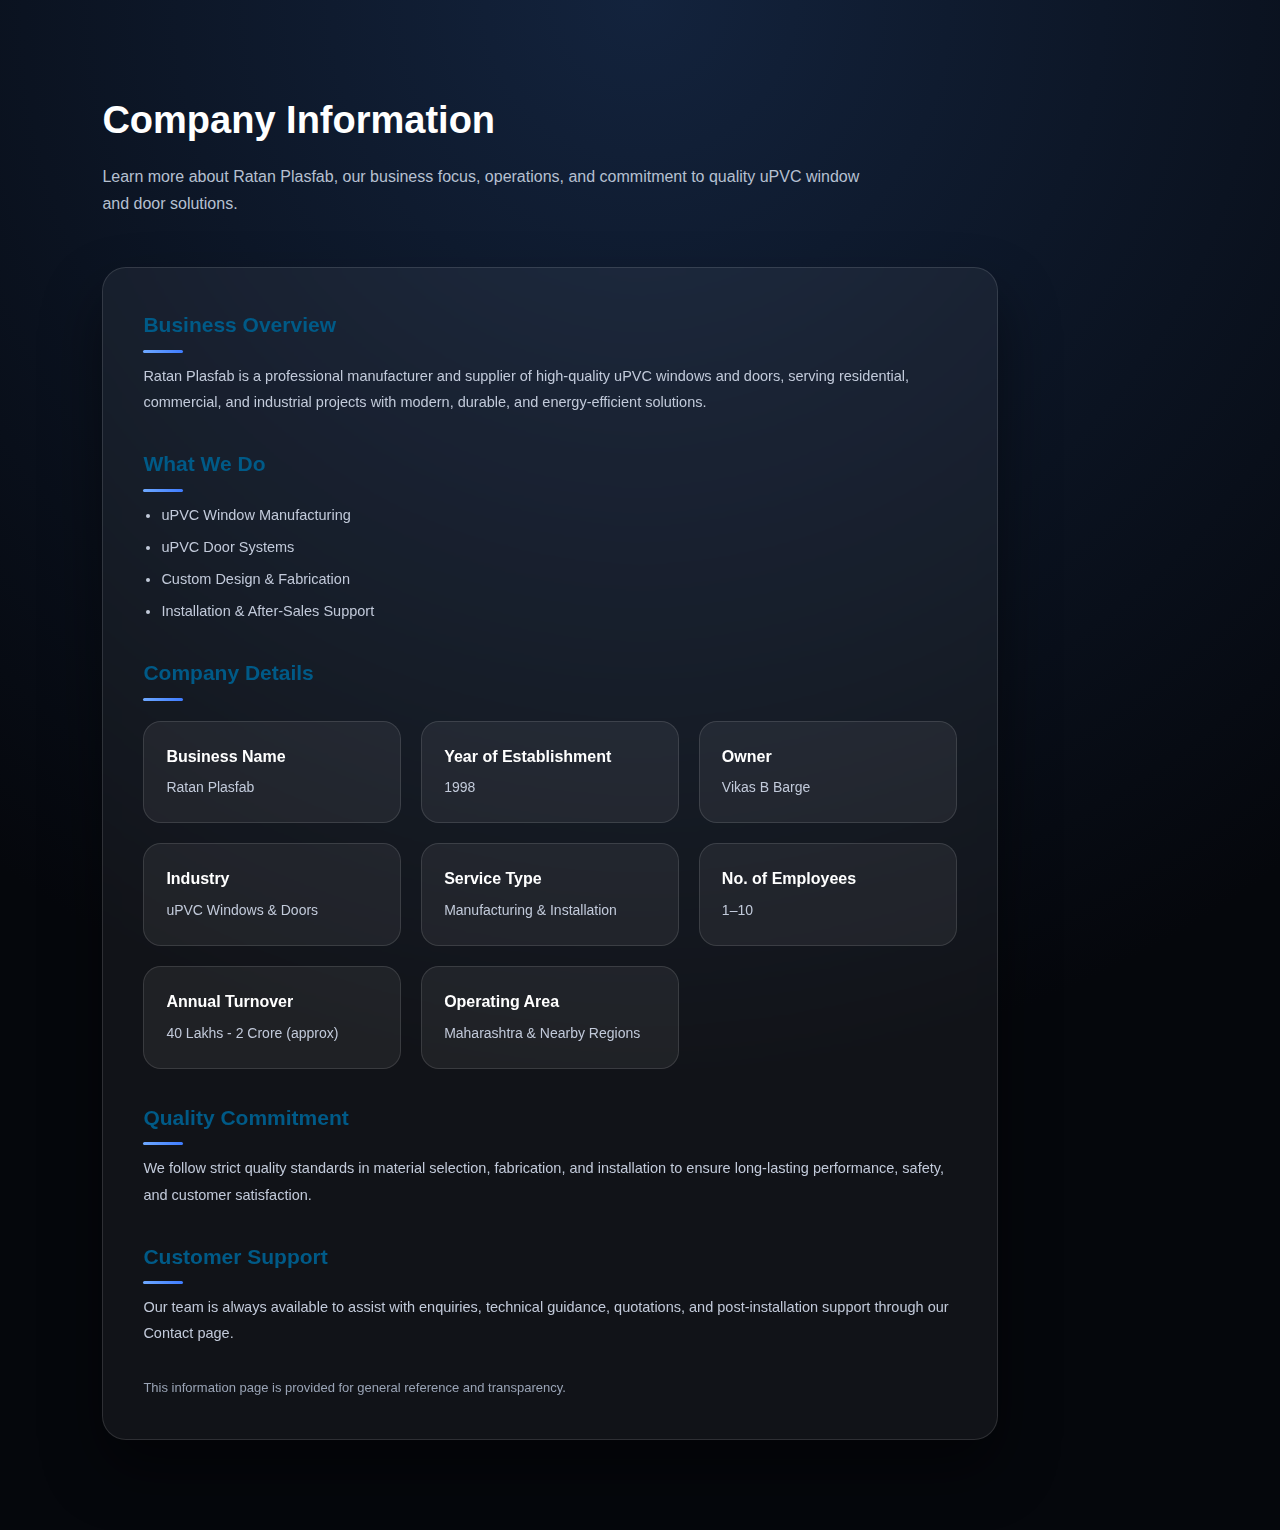
<file: index.html>
<!DOCTYPE html>
<html lang="en">
<head>
<meta charset="UTF-8">
<meta name="viewport" content="width=device-width, initial-scale=1.0">
<title>Company Information | Ratan Plasfab</title>

<!-- SEO -->
<meta name="description" content="Company information about Ratan Plasfab – manufacturer and supplier of premium uPVC windows and doors.">

  <!-- Standard favicon -->
<link rel="icon" href="/favicon.ico" type="image/x-icon">

<!-- PNG formats for modern browsers -->
<link rel="icon" type="image/png" sizes="32x32" href="/favicon-32x32.png">
<link rel="icon" type="image/png" sizes="16x16" href="/favicon-16x16.png">
<link rel="icon" type="image/png" sizes="96x96" href="favicon-96x96.png">
  <link rel="icon" type="image/png" sizes="48x48" href="/favicon-48x48.png">
  <link rel="icon" type="image/png" sizes="64x64" href="/favicon-64x64.png">

<!-- Apple Touch Icon (iOS) -->
<link rel="apple-touch-icon" sizes="180x180" href="/apple-touch-icon.png">

<!-- Android Chrome -->
<link rel="icon" type="image/png" sizes="192x192" href="/android-chrome-192x192.png">
<link rel="icon" type="image/png" sizes="512x512" href="/android-chrome-512x512.png">

<!-- Safari pinned tab (macOS) -->
<link rel="mask-icon" href="/safari-pinned-tab.svg" color="#5bbad5">
<link rel="icon" type="image/svg+xml" href="favicon.svg">

<!-- Web manifest for progressive web apps -->
<link rel="manifest" href="/site.webmanifest">

<!-- Microsoft Tiles (Windows) -->
<meta name="msapplication-TileColor" content="#2b5797">
<meta name="msapplication-TileImage" content="/mstile-150x150.png">

<!-- Theme color for mobile browsers -->
<meta name="theme-color" content="#ffffff">
   
  <link rel="stylesheet" href="style.css" />
  <script type="application/ld+json">
{
  "@context": "https://schema.org",
  "@type": "Organization",
  "name": "Ratan Plasfab",
  "url": "https://www.ratanplasfab.in",
  "logo": "https://info.ratanplasfab.in/logo.png"
}
</script>


<style>
*{
    margin:0;
    padding:0;
    box-sizing:border-box;
    font-family:"Segoe UI",sans-serif;
}

body{
    background:radial-gradient(circle at top,#13233d 0%,#05070c 65%);
    color:#fff;
}

/* HERO */
.hero{
    padding:90px 8% 50px;
}
.hero h1{
    font-size:38px;
    font-weight:600;
}
.hero p{
    margin-top:12px;
    max-width:760px;
    color:#b6c0d1;
    line-height:1.7;
}

/* CONTENT */
.wrapper{
    padding:0 8% 90px;
    max-width:1100px;
}

.card{
    background:rgba(255,255,255,.05);
    border:1px solid rgba(255,255,255,.12);
    border-radius:24px;
    padding:40px;
    box-shadow:0 30px 60px rgba(0,0,0,.45);
    backdrop-filter:blur(8px);
}

/* SECTIONS */
.section{
    margin-bottom:32px;
}
.section h2{
    font-size:21px;
    margin-bottom:10px;
    position:relative;
}
.section h2::after{
    content:"";
    width:40px;
    height:3px;
    background:linear-gradient(90deg,#6ea8ff,#3f7cff);
    display:block;
    margin-top:8px;
    border-radius:10px;
}
.section p,
.section li{
    font-size:14.5px;
    color:#c2cada;
    line-height:1.8;
}

.section ul{
    margin-top:10px;
    padding-left:18px;
}
.section li{
    margin-bottom:6px;
}

/* INFO GRID */
.info-grid{
    display:grid;
    grid-template-columns:repeat(auto-fit,minmax(220px,1fr));
    gap:20px;
    margin-top:20px;
}
.info-box{
    background:rgba(255,255,255,.06);
    border:1px solid rgba(255,255,255,.12);
    border-radius:18px;
    padding:22px;
    transition:.4s ease;
}
.info-box:hover{
    transform:translateY(-6px);
    box-shadow:0 20px 40px rgba(0,0,0,.4);
}
.info-box h3{
    font-size:16px;
    margin-bottom:6px;
}
.info-box p{
    font-size:14px;
    color:#c2cada;
}

/* FOOTER NOTE */
.note{
    margin-top:30px;
    font-size:13px;
    color:#9aa4b6;
}

/* RESPONSIVE */
@media(max-width:600px){
    .hero h1{
        font-size:30px;
    }
    .card{
        padding:28px;
    }
}
</style>
</head>

<body>

<!-- HERO -->
<section class="hero">
    <h1>Company Information</h1>
    <p>
        Learn more about Ratan Plasfab, our business focus, operations,
        and commitment to quality uPVC window and door solutions.
    </p>
</section>

<!-- CONTENT -->
<section class="wrapper">
<div class="card">

    <div class="section">
        <h2>Business Overview</h2>
        <p>
            Ratan Plasfab is a professional manufacturer and supplier of high-quality
            uPVC windows and doors, serving residential, commercial, and industrial
            projects with modern, durable, and energy-efficient solutions.
        </p>
    </div>

    <div class="section">
        <h2>What We Do</h2>
        <ul>
            <li>uPVC Window Manufacturing</li>
            <li>uPVC Door Systems</li>
            <li>Custom Design & Fabrication</li>
            <li>Installation & After-Sales Support</li>
        </ul>
    </div>

    <div class="section">
        <h2>Company Details</h2>
        <div class="info-grid">

            <div class="info-box">
                <h3>Business Name</h3>
                <p>Ratan Plasfab</p>
            </div>

            <div class="info-box">
                <h3>Year of Establishment</h3>
                <p>1998</p>
            </div>

            <div class="info-box">
                <h3>Owner</h3>
                <p>Vikas B Barge</p>
            </div>

            <div class="info-box">
                <h3>Industry</h3>
                <p>uPVC Windows & Doors</p>
            </div>

            <div class="info-box">
                <h3>Service Type</h3>
                <p>Manufacturing & Installation</p>
            </div>

            <div class="info-box">
                <h3>No. of Employees</h3>
                <p>1–10</p>
            </div>
          
           <div class="info-box">
                <h3>Annual Turnover</h3>
                <p>40 Lakhs - 2 Crore (approx)</p>
            </div>

            <div class="info-box">
                <h3>Operating Area</h3>
                <p>Maharashtra & Nearby Regions</p>
            </div>

        </div>
    </div>

    <div class="section">
        <h2>Quality Commitment</h2>
        <p>
            We follow strict quality standards in material selection, fabrication,
            and installation to ensure long-lasting performance, safety, and
            customer satisfaction.
        </p>
    </div>

    <div class="section">
        <h2>Customer Support</h2>
        <p>
            Our team is always available to assist with enquiries, technical guidance,
            quotations, and post-installation support through our Contact page.
        </p>
    </div>

    <div class="note">
        This information page is provided for general reference and transparency.
    </div>

</div>
</section>

</body>
</html>
</file>
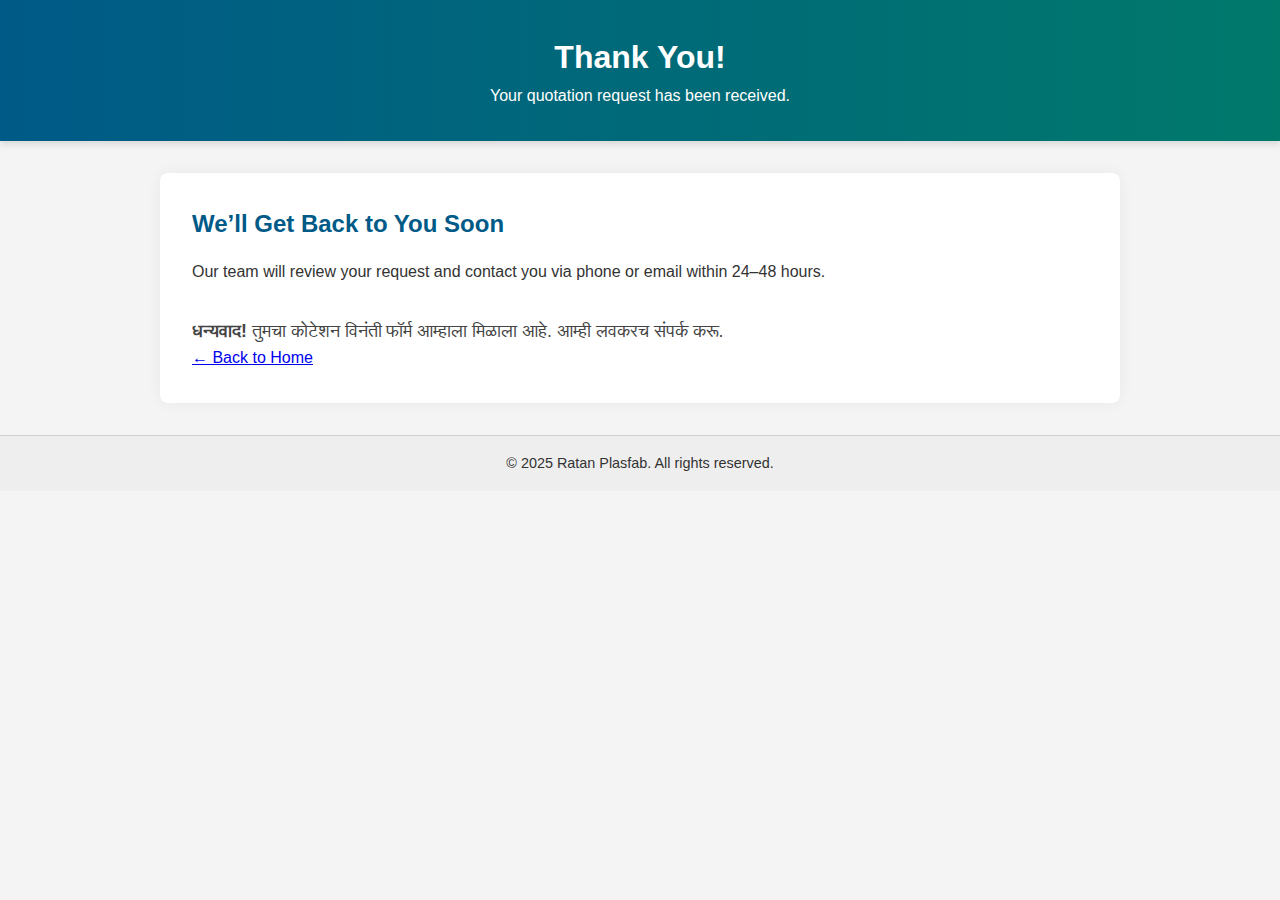
<file: thankyou.html>
<!DOCTYPE html>
<html lang="en">
<head>
  <meta charset="UTF-8" />
  <meta name="viewport" content="width=device-width, initial-scale=1.0" />
  <title>Thank You | Ratan Plasfab</title>
  <link rel="stylesheet" href="style.css" />
</head>
<body>
  <header>
    <h1>Thank You!</h1>
    <p>Your quotation request has been received.</p>
  </header>

  <div class="container">
    <h2>We’ll Get Back to You Soon</h2>
    <p>Our team will review your request and contact you via phone or email within 24–48 hours.</p>

    <div class="marathi">
      <p><strong>धन्यवाद!</strong> तुमचा कोटेशन विनंती फॉर्म आम्हाला मिळाला आहे. आम्ही लवकरच संपर्क करू.</p>
    </div>

    <p><a href="index.html">← Back to Home</a></p>
  </div>

  <footer>
    &copy; 2025 Ratan Plasfab. All rights reserved.
  </footer>
</body>
</html>
</file>
<file: style.css>
* {
  margin: 0;
  padding: 0;
  box-sizing: border-box;
}
body {
  font-family: 'Segoe UI', sans-serif;
  background: #f4f4f4;
  color: #333;
  line-height: 1.6;
}
header {
  background: linear-gradient(to right, #005a87, #00796b);
  color: white;
  padding: 2rem 1rem;
  text-align: center;
  box-shadow: 0 4px 6px rgba(0,0,0,0.1);
}
.container {
  max-width: 960px;
  margin: 2rem auto;
  padding: 2rem;
  background: white;
  border-radius: 8px;
  box-shadow: 0 0 15px rgba(0,0,0,0.05);
}
h2 {
  color: #005a87;
  margin-bottom: 1rem;
  font-size: 1.5rem;
}
.highlight {
  background: #e0f7fa;
  padding: 1rem;
  border-left: 5px solid #00796b;
  margin: 2rem 0;
  border-radius: 4px;
}
.marathi {
  font-family: 'Mangal', sans-serif;
  font-size: 1.1rem;
  color: #444;
  margin-top: 2rem;
}
form {
  margin-top: 2rem;
}
label {
  display: block;
  margin-top: 1rem;
  font-weight: bold;
}
input, select, textarea {
  width: 100%;
  padding: 0.75rem;
  margin-top: 0.5rem;
  border: 1px solid #ccc;
  border-radius: 6px;
  font-size: 1rem;
}
input:focus, select:focus, textarea:focus {
  border-color: #00796b;
  outline: none;
}
button {
  margin-top: 1.5rem;
  background: #00796b;
  color: white;
  border: none;
  padding: 0.75rem 1.5rem;
  border-radius: 6px;
  font-size: 1rem;
  cursor: pointer;
}
button:hover {
  background: #005a87;
}
footer {
  text-align: center;
  padding: 1rem;
  background: #eee;
  font-size: 0.9rem;
  margin-top: 2rem;
  border-top: 1px solid #ccc;
}
@media (max-width: 600px) {
  header h1 {
    font-size: 1.5rem;
  }
  .container {
    padding: 1rem;
  }
}
</file>
